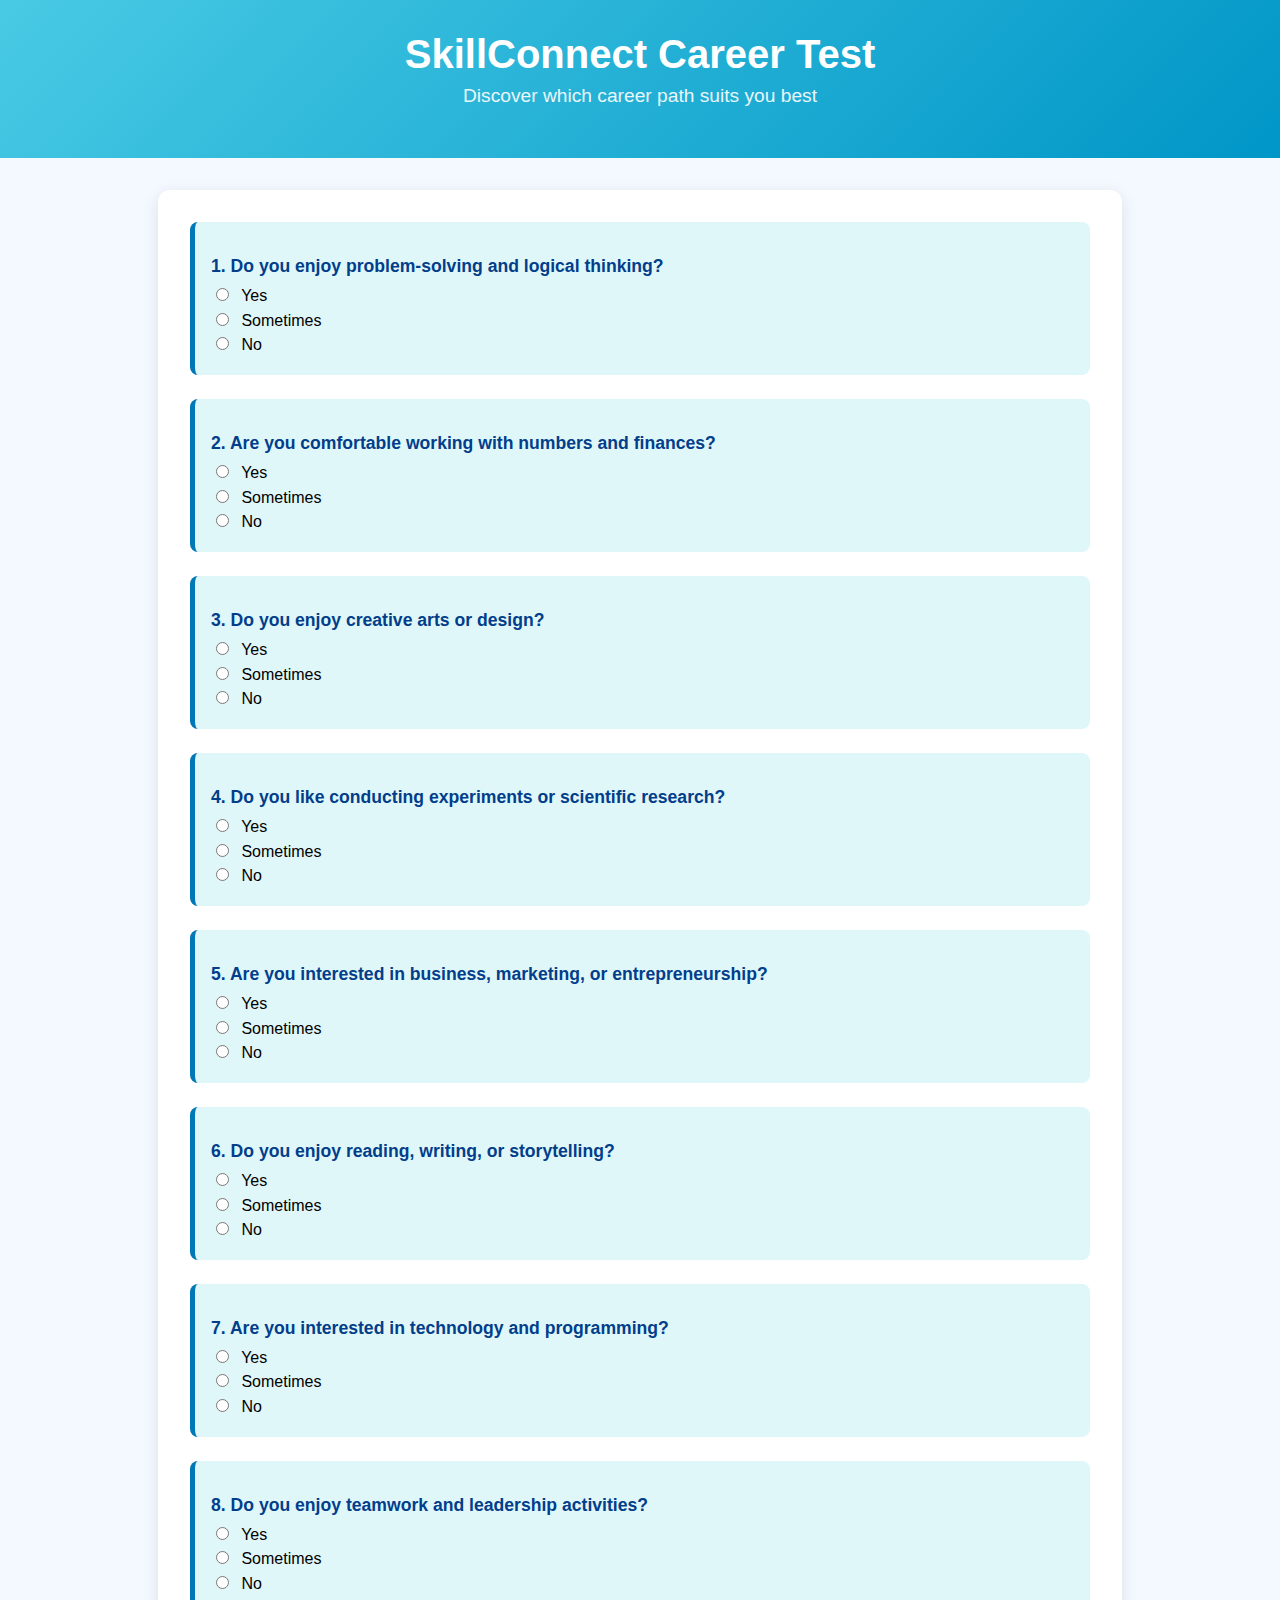
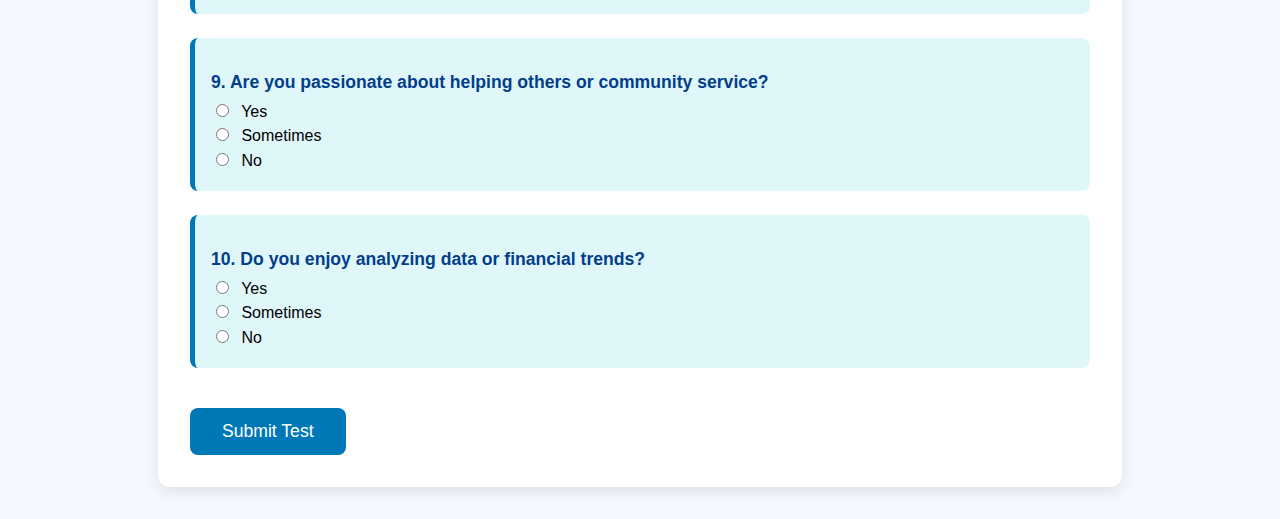
<file: ai-guidance.html>
<!DOCTYPE html>
<html lang="en">
<head>
  <meta charset="UTF-8">
  <meta name="viewport" content="width=device-width, initial-scale=1.0">
  <title>Career Test - SkillConnect</title>
  <style>
    body {
      font-family: 'Poppins', sans-serif;
      background-color: #f3f9ff;
      margin: 0;
      padding: 0;
    }
    header {
      background: linear-gradient(135deg, #48cae4, #0096c7);
      color: white;
      text-align: center;
      padding: 2rem;
    }
    header h1 {
      margin: 0;
      font-size: 2.5rem;
    }
    header p {
      margin-top: 0.5rem;
      font-size: 1.2rem;
      opacity: 0.9;
    }
    .content {
      max-width: 900px;
      margin: 2rem auto;
      padding: 2rem;
      background: white;
      border-radius: 12px;
      box-shadow: 0 4px 16px rgba(0,0,0,0.1);
    }
    .question {
      margin-bottom: 1.5rem;
      padding: 1rem;
      border-left: 5px solid #0077b6;
      background: #e0f7fa;
      border-radius: 8px;
    }
    .question p {
      font-weight: bold;
      margin-bottom: 0.5rem;
      font-size: 1.1rem;
      color: #023e8a;
    }
    .options label {
      display: block;
      margin-bottom: 0.3rem;
      cursor: pointer;
      font-size: 1rem;
    }
    input[type="radio"] {
      margin-right: 0.5rem;
    }
    button {
      background: #0077b6;
      color: white;
      padding: 0.8rem 2rem;
      font-size: 1.1rem;
      border: none;
      border-radius: 8px;
      cursor: pointer;
      transition: background 0.3s;
      margin-top: 1rem;
    }
    button:hover {
      background: #0096c7;
    }
    .result {
      margin-top: 2rem;
      padding: 1.5rem;
      background: #e0f7fa;
      border-left: 5px solid #0077b6;
      border-radius: 8px;
      font-size: 1.1rem;
      color: #023e8a;
    }
  </style>
</head>
<body>
  <header>
    <h1>SkillConnect Career Test</h1>
    <p>Discover which career path suits you best</p>
  </header>
  <div class="content">
    <form id="careerTest">
      <!-- 10 Questions -->
      <div class="question">
        <p>1. Do you enjoy problem-solving and logical thinking?</p>
        <div class="options">
          <label><input type="radio" name="q1" value="science"> Yes</label>
          <label><input type="radio" name="q1" value="commerce"> Sometimes</label>
          <label><input type="radio" name="q1" value="arts"> No</label>
        </div>
      </div>
      <div class="question">
        <p>2. Are you comfortable working with numbers and finances?</p>
        <div class="options">
          <label><input type="radio" name="q2" value="commerce"> Yes</label>
          <label><input type="radio" name="q2" value="science"> Sometimes</label>
          <label><input type="radio" name="q2" value="arts"> No</label>
        </div>
      </div>
      <div class="question">
        <p>3. Do you enjoy creative arts or design?</p>
        <div class="options">
          <label><input type="radio" name="q3" value="arts"> Yes</label>
          <label><input type="radio" name="q3" value="science"> Sometimes</label>
          <label><input type="radio" name="q3" value="commerce"> No</label>
        </div>
      </div>
      <div class="question">
        <p>4. Do you like conducting experiments or scientific research?</p>
        <div class="options">
          <label><input type="radio" name="q4" value="science"> Yes</label>
          <label><input type="radio" name="q4" value="arts"> Sometimes</label>
          <label><input type="radio" name="q4" value="commerce"> No</label>
        </div>
      </div>
      <div class="question">
        <p>5. Are you interested in business, marketing, or entrepreneurship?</p>
        <div class="options">
          <label><input type="radio" name="q5" value="commerce"> Yes</label>
          <label><input type="radio" name="q5" value="arts"> Sometimes</label>
          <label><input type="radio" name="q5" value="science"> No</label>
        </div>
      </div>
      <div class="question">
        <p>6. Do you enjoy reading, writing, or storytelling?</p>
        <div class="options">
          <label><input type="radio" name="q6" value="arts"> Yes</label>
          <label><input type="radio" name="q6" value="commerce"> Sometimes</label>
          <label><input type="radio" name="q6" value="science"> No</label>
        </div>
      </div>
      <div class="question">
        <p>7. Are you interested in technology and programming?</p>
        <div class="options">
          <label><input type="radio" name="q7" value="science"> Yes</label>
          <label><input type="radio" name="q7" value="commerce"> Sometimes</label>
          <label><input type="radio" name="q7" value="arts"> No</label>
        </div>
      </div>
      <div class="question">
        <p>8. Do you enjoy teamwork and leadership activities?</p>
        <div class="options">
          <label><input type="radio" name="q8" value="commerce"> Yes</label>
          <label><input type="radio" name="q8" value="arts"> Sometimes</label>
          <label><input type="radio" name="q8" value="science"> No</label>
        </div>
      </div>
      <div class="question">
        <p>9. Are you passionate about helping others or community service?</p>
        <div class="options">
          <label><input type="radio" name="q9" value="arts"> Yes</label>
          <label><input type="radio" name="q9" value="commerce"> Sometimes</label>
          <label><input type="radio" name="q9" value="science"> No</label>
        </div>
      </div>
      <div class="question">
        <p>10. Do you enjoy analyzing data or financial trends?</p>
        <div class="options">
          <label><input type="radio" name="q10" value="commerce"> Yes</label>
          <label><input type="radio" name="q10" value="science"> Sometimes</label>
          <label><input type="radio" name="q10" value="arts"> No</label>
        </div>
      </div>
      <button type="submit">Submit Test</button>
    </form>
    <div id="result" class="result" style="display:none;"></div>
  </div>

  <script>
    document.getElementById('careerTest').addEventListener('submit', function(e) {
      e.preventDefault();
      const answers = new FormData(this);
      let scores = { science: 0, commerce: 0, arts: 0 };
      for (let [key, value] of answers.entries()) {
        scores[value]++;
      }
      let maxScore = Math.max(scores.science, scores.commerce, scores.arts);
      let career = '';
      if (scores.science === maxScore) career = '🔬 Science Stream: Engineering, Medical, Research';
      else if (scores.commerce === maxScore) career = '💼 Commerce Stream: Accounting, Banking, Business';
      else career = '🎨 Arts Stream: Media, Design, Humanities';
      const resultDiv = document.getElementById('result');
      resultDiv.style.display = 'block';
      resultDiv.innerHTML = `<strong>Your Recommended Career Path:</strong><br>${career}`;
      resultDiv.scrollIntoView({behavior: 'smooth'});
    });
  </script>
</body>
</html>
</file>
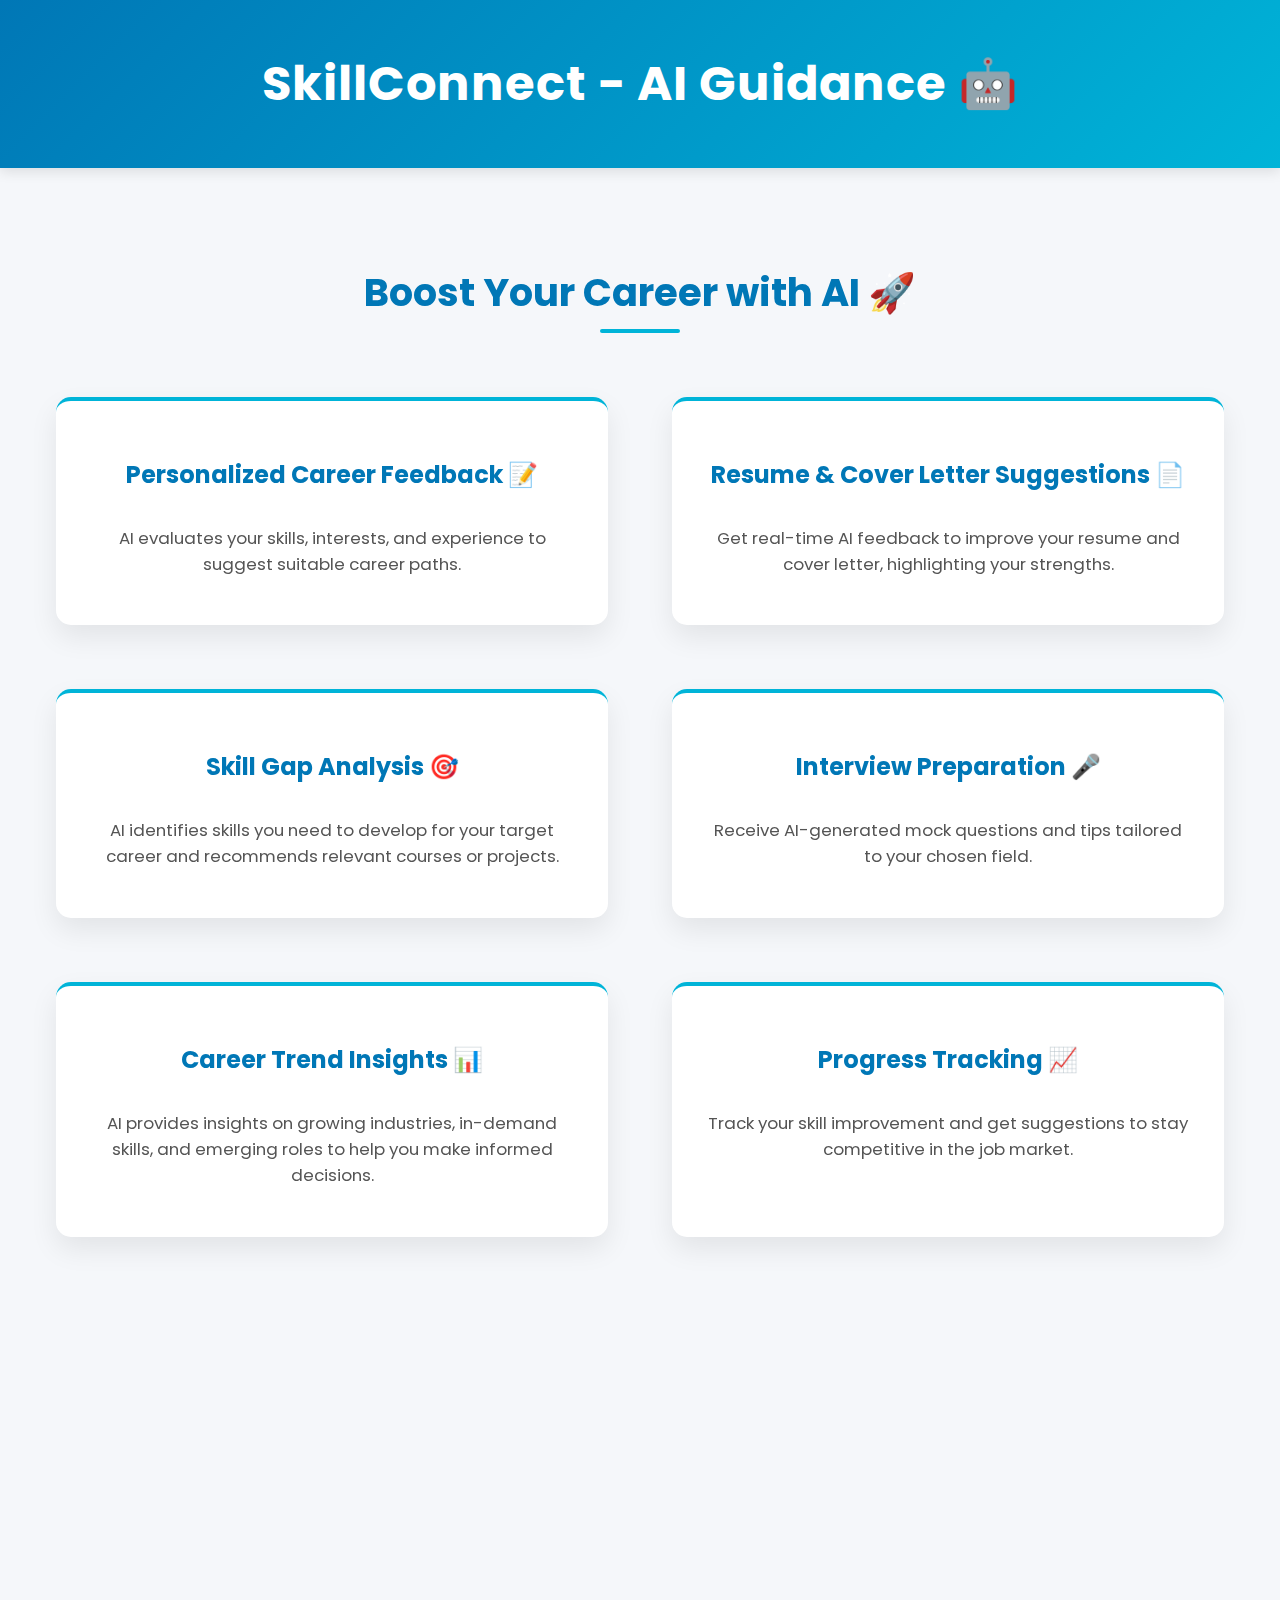
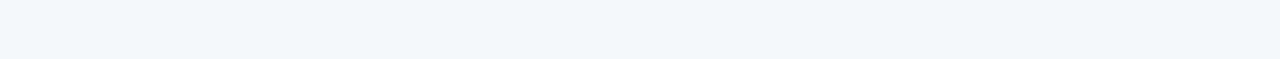
<file: ai.html>
<!DOCTYPE html>
<html lang="en">
<head>
  <meta charset="UTF-8">
  <meta name="viewport" content="width=device-width, initial-scale=1.0">
  <title>AI Guidance - SkillConnect</title>
  <link href="https://fonts.googleapis.com/css2?family=Poppins:wght@300;500;700&display=swap" rel="stylesheet">
  <link href="https://unpkg.com/aos@2.3.1/dist/aos.css" rel="stylesheet">
  <style>
    body { font-family: 'Poppins', sans-serif; margin: 0; background-color: #f5f7fa; color: #333; scroll-behavior: smooth; }
    header { background: linear-gradient(135deg, #0077b6, #00b4d8); color: white; padding: 3rem 1rem; text-align: center; box-shadow: 0 4px 12px rgba(0,0,0,0.1); }
    header h1 { font-size: 3rem; margin: 0; color: white; font-weight: 700; letter-spacing: 1px; }
    section { max-width: 1200px; margin: auto; padding: 4rem 2rem; }
    h2 { font-size: 2.4rem; text-align: center; color: #0077b6; margin-bottom: 3rem; position: relative; }
    h2::after { content: ''; width: 80px; height: 4px; background: #00b4d8; display: block; margin: 0.5rem auto 0; border-radius: 2px; }

    .feature-card { background: white; padding: 2rem; border-radius: 15px; box-shadow: 0 12px 28px rgba(0,0,0,0.08); text-align: center; transition: transform 0.3s ease, box-shadow 0.3s ease; cursor: pointer; border-top: 4px solid #00b4d8; flex: 1 1 300px; margin: 1rem; display: flex; flex-direction: column; align-items: center; }
    .feature-card img { width: 80px; height: 80px; margin-bottom: 1rem; }
    .feature-card:hover { transform: translateY(-8px); box-shadow: 0 20px 40px rgba(0,0,0,0.15); }
    .feature-card h3 { color: #0077b6; margin-bottom: 1rem; font-size: 1.5rem; }
    .feature-card p { font-size: 1.05rem; color: #555; }
    .features { display: flex; flex-wrap: wrap; justify-content: center; gap: 2rem; }

    footer { background: #0077b6; color: white; text-align: center; padding: 3rem 1rem; margin-top: 4rem; }
    footer a { color: white; font-weight: 600; margin: 0 0.5rem; transition: 0.3s; }
    footer a:hover { color: #00b4d8; }
  </style>
</head>
<body>

<header>
  <h1>SkillConnect - AI Guidance 🤖</h1>
</header>

<section data-aos="fade-up">
  <h2>Boost Your Career with AI 🚀</h2>
  <div class="features">
    <div class="feature-card">
      <h3>Personalized Career Feedback 📝</h3>
      <p>AI evaluates your skills, interests, and experience to suggest suitable career paths.</p>
    </div>
    <div class="feature-card">
      <h3>Resume & Cover Letter Suggestions 📄</h3>
      <p>Get real-time AI feedback to improve your resume and cover letter, highlighting your strengths.</p>
    </div>
    <div class="feature-card">
      <h3>Skill Gap Analysis 🎯</h3>
      <p>AI identifies skills you need to develop for your target career and recommends relevant courses or projects.</p>
    </div>
    <div class="feature-card">
      <h3>Interview Preparation 🎤</h3>
      <p>Receive AI-generated mock questions and tips tailored to your chosen field.</p>
    </div>
    <div class="feature-card">
      <h3>Career Trend Insights 📊</h3>
      <p>AI provides insights on growing industries, in-demand skills, and emerging roles to help you make informed decisions.</p>
    </div>
    <div class="feature-card">
      <h3>Progress Tracking 📈</h3>
      <p>Track your skill improvement and get suggestions to stay competitive in the job market.</p>
    </div>
  </div>
</section>

<footer data-aos="fade-up">
  <p>&copy; 2025 SkillConnect. All Rights Reserved.</p>
  <div>
    <a href="#" target="_blank">LinkedIn</a> |
    <a href="#" target="_blank">GitHub</a> |
    <a href="#" target="_blank">Twitter</a>
  </div>
</footer>

<script src="https://unpkg.com/aos@2.3.1/dist/aos.js"></script>
<script>
  AOS.init({ duration: 1000, once: true });
</script>

</body>
</html>
</file>
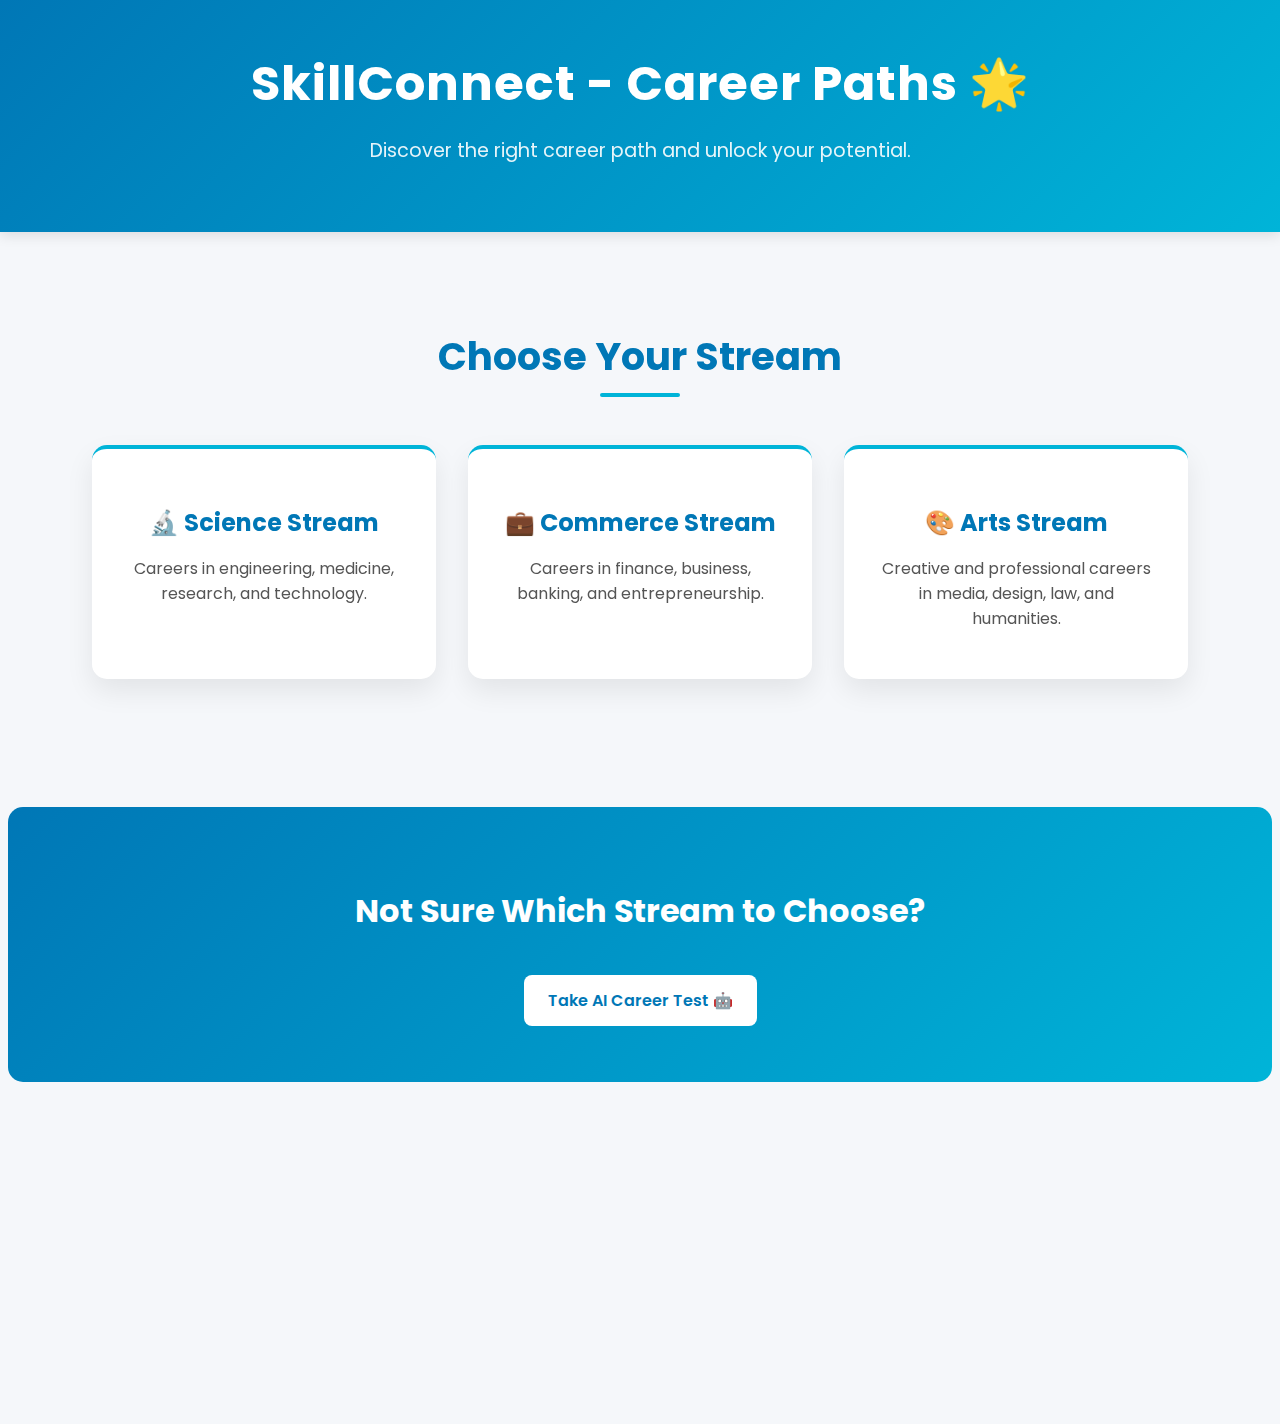
<file: career-paths.html>
<!DOCTYPE html>
<html lang="en">
<head>
  <meta charset="UTF-8">
  <meta name="viewport" content="width=device-width, initial-scale=1.0">
  <title>Career Paths - SkillConnect</title>
  <link href="https://fonts.googleapis.com/css2?family=Poppins:wght@300;500;700&display=swap" rel="stylesheet">
  <link href="https://unpkg.com/aos@2.3.1/dist/aos.css" rel="stylesheet">
  <style>
    body { font-family: 'Poppins', sans-serif; margin:0; background:#f5f7fa; color:#333; scroll-behavior: smooth;}
    header { background: linear-gradient(135deg,#0077b6,#00b4d8); color:white; text-align:center; padding:3rem 1rem; box-shadow:0 4px 12px rgba(0,0,0,0.1);}
    header h1 { font-size:3rem; margin:0; font-weight:700; letter-spacing:1px;}
    header p { font-size:1.2rem; margin-top:1rem; opacity:0.9;}

    section { max-width:1200px; margin:auto; padding:4rem 2rem;}
    h2 { font-size:2.4rem; text-align:center; color:#0077b6; margin-bottom:3rem; position:relative;}
    h2::after { content:''; width:80px; height:4px; background:#00b4d8; display:block; margin:0.5rem auto 0; border-radius:2px; }

    .branch-container { display:flex; flex-wrap:wrap; justify-content:center; gap:2rem; }
    .branch-card { background:white; border-radius:15px; padding:2rem; width:280px; text-align:center; box-shadow:0 12px 28px rgba(0,0,0,0.08); cursor:pointer; transition: transform 0.3s ease, box-shadow 0.3s ease; border-top:4px solid #00b4d8; position:relative; font-size:1.2rem; }
    .branch-card h3 { color:#0077b6; margin-bottom:1rem; font-size:1.5rem; }
    .branch-card p { color:#555; font-size:1rem; margin-bottom:1rem; }
    .branch-card a { display:inline-block; margin:0.3rem 0.3rem 0 0; padding:0.5rem 1rem; background:#00b4d8; color:white; border-radius:8px; text-decoration:none; font-weight:600; transition:0.3s; }
    .branch-card a:hover { background:#0077b6; }
    .branch-card:hover { transform:translateY(-8px); box-shadow:0 20px 40px rgba(0,0,0,0.15); }

    .details { display:none; background:white; padding:2rem; border-radius:12px; box-shadow:0 12px 28px rgba(0,0,0,0.08); max-width:700px; margin:2rem auto; }
    .details h4 { color:#0077b6; margin-bottom:1rem; }
    .details ul { text-align:left; padding-left:1.2rem; color:#555; font-size:0.95rem; }
    .details a { display:inline-block; margin:0.3rem; padding:0.5rem 1rem; background:#00b4d8; color:white; border-radius:8px; text-decoration:none; font-weight:500; transition:0.3s; }
    .details a:hover { background:#0077b6; }

    .cta-section { background: linear-gradient(135deg,#0077b6,#00b4d8); color:white; text-align:center; padding:3rem 2rem; border-radius:15px; margin-top:4rem; }
    .cta-section h3 { font-size:2rem; margin-bottom:2rem; }
    .cta-section a { display:inline-block; padding:0.8rem 1.5rem; background:white; color:#0077b6; font-weight:600; border-radius:8px; text-decoration:none; margin:0.5rem; transition:0.3s; }
    .cta-section a:hover { background:#e0f7fa; }

    footer { background:#0077b6; color:white; text-align:center; padding:3rem 1rem; margin-top:4rem; }
    footer a { color:white; font-weight:600; margin:0 0.5rem; transition:0.3s; }
    footer a:hover { color:#00b4d8; }

    @media(max-width:768px){ .branch-container { flex-direction:column; align-items:center; } }
  </style>
</head>
<body>

<header data-aos="fade-down">
  <h1>SkillConnect - Career Paths 🌟</h1>
  <p>Discover the right career path and unlock your potential.</p>
</header>

<section data-aos="fade-up">
  <h2>Choose Your Stream</h2>
  <div class="branch-container">

    <div class="branch-card" onclick="toggleDetails('scienceDetails')">
      <h3>🔬 Science Stream</h3>
      <p>Careers in engineering, medicine, research, and technology.</p>
    </div>

    <div class="branch-card" onclick="toggleDetails('commerceDetails')">
      <h3>💼 Commerce Stream</h3>
      <p>Careers in finance, business, banking, and entrepreneurship.</p>
    </div>

    <div class="branch-card" onclick="toggleDetails('artsDetails')">
      <h3>🎨 Arts Stream</h3>
      <p>Creative and professional careers in media, design, law, and humanities.</p>
    </div>

  </div>

  <div id="scienceDetails" class="details">
    <h4>Science Stream Details</h4>
    <ul>
      <li>Explore Engineering and Technology</li>
      <li>Pursue Medicine and Healthcare</li>
      <li>Engage in Research and Innovation</li>
    </ul>
    <a href="https://www.topuniversities.com/courses/engineering/guide" target="_blank">Explore Engineering</a>
    <a href="https://www.ama-assn.org/" target="_blank">Explore Medicine</a>
  </div>

  <div id="commerceDetails" class="details">
    <h4>Commerce Stream Details</h4>
    <ul>
      <li>Careers in Accounting and Finance</li>
      <li>Banking and Investment Opportunities</li>
      <li>Entrepreneurship and Business Ventures</li>
    </ul>
    <a href="https://www.accounting.com/careers/" target="_blank">Accounting Careers</a>
    <a href="https://www.investopedia.com/financial-career-options-5189894" target="_blank">Banking Options</a>
  </div>

  <div id="artsDetails" class="details">
    <h4>Arts Stream Details</h4>
    <ul>
      <li>Media, Journalism, and Communication</li>
      <li>Law and Humanities Careers</li>
      <li>Design, Creativity, and Innovation</li>
    </ul>
    <a href="https://www.theladders.com/career-advice/career-options-in-humanities" target="_blank">Arts Careers</a>
    <a href="https://www.collegechoice.net/arts/design/" target="_blank">Design Careers</a>
  </div>

</section>

<section class="cta-section" data-aos="fade-up">
  <h3>Not Sure Which Stream to Choose?</h3>
  <a href="ai-guidance.html">Take AI Career Test 🤖</a>
</section>

<footer data-aos="fade-up">
  <p>&copy; 2025 SkillConnect. All Rights Reserved.</p>
  <div>
    <a href="#" target="_blank">LinkedIn</a> |
    <a href="#" target="_blank">GitHub</a> |
    <a href="#" target="_blank">Twitter</a>
  </div>
</footer>

<script src="https://unpkg.com/aos@2.3.1/dist/aos.js"></script>
<script> AOS.init({ duration:1000, once:true });
function toggleDetails(id){
  document.querySelectorAll('.details').forEach(el => el.style.display='none');
  document.getElementById(id).style.display='block';
}
</script>

</body>
</html>
</file>
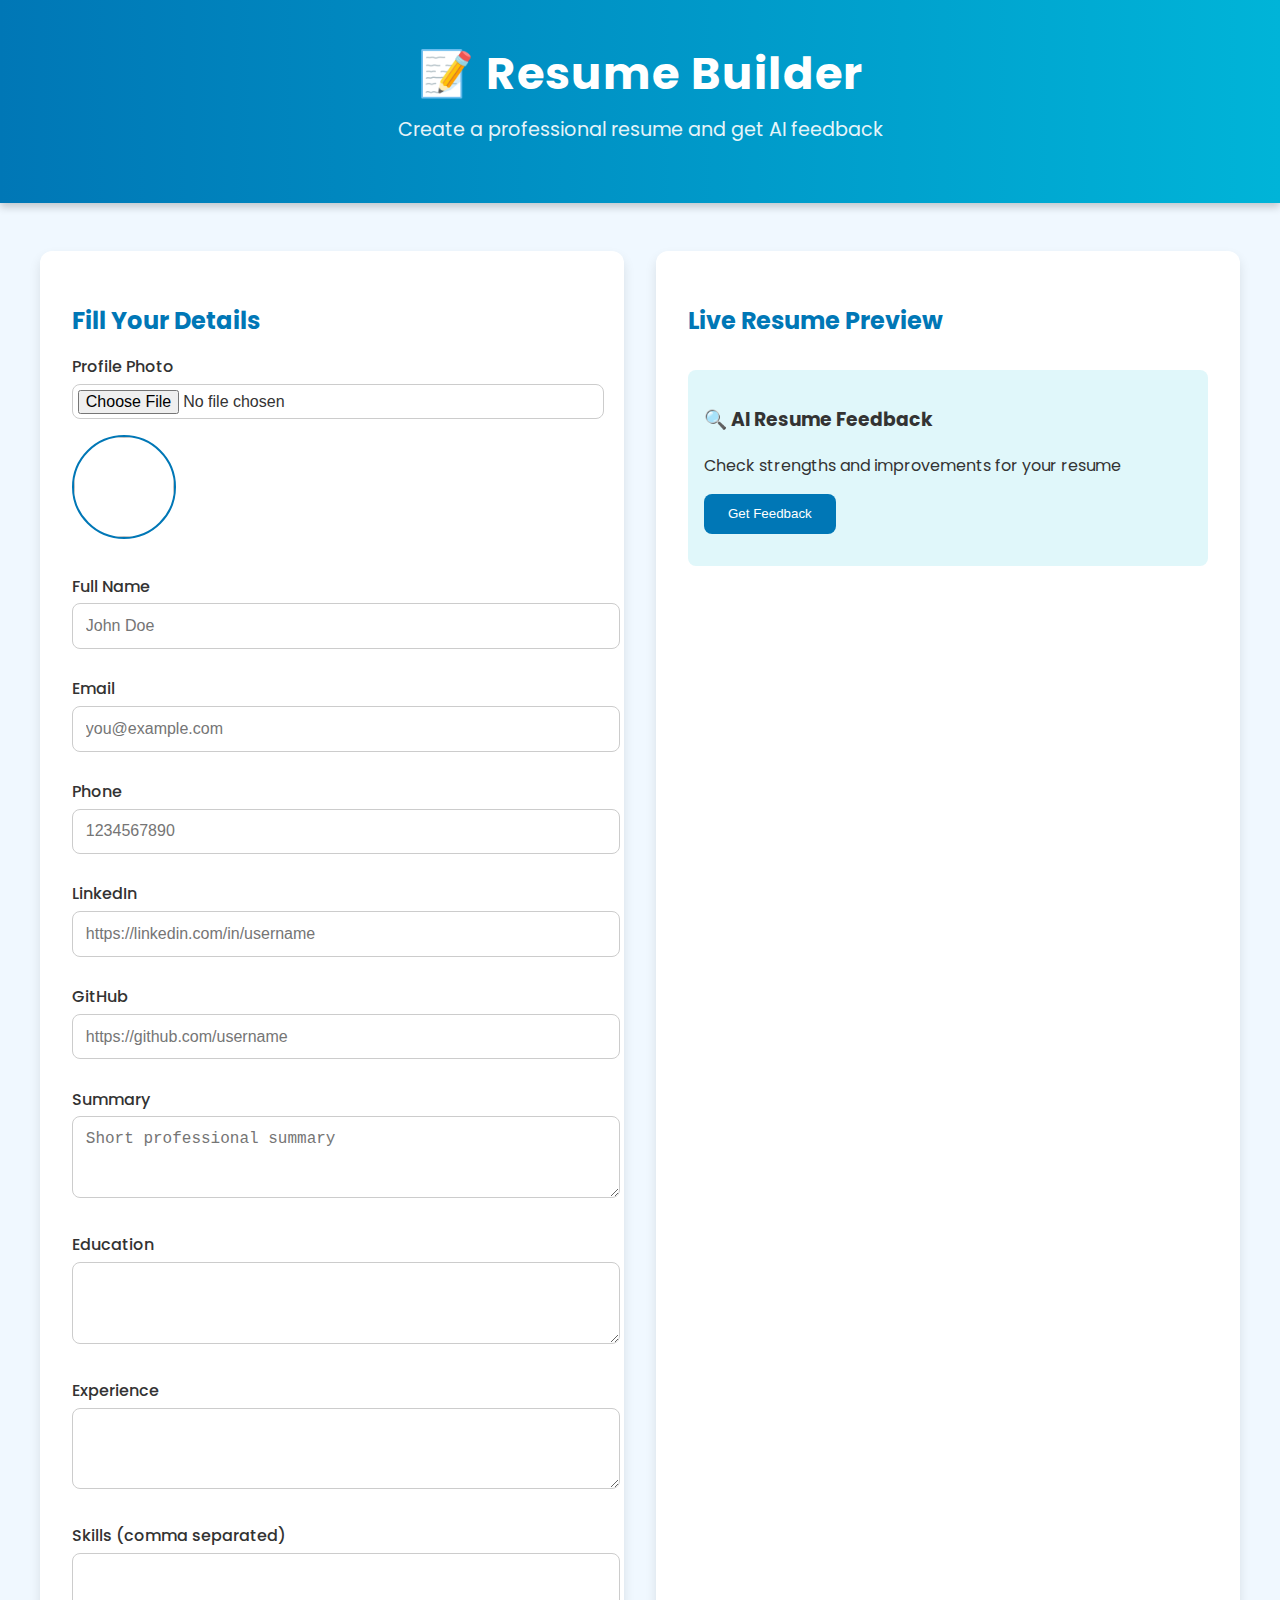
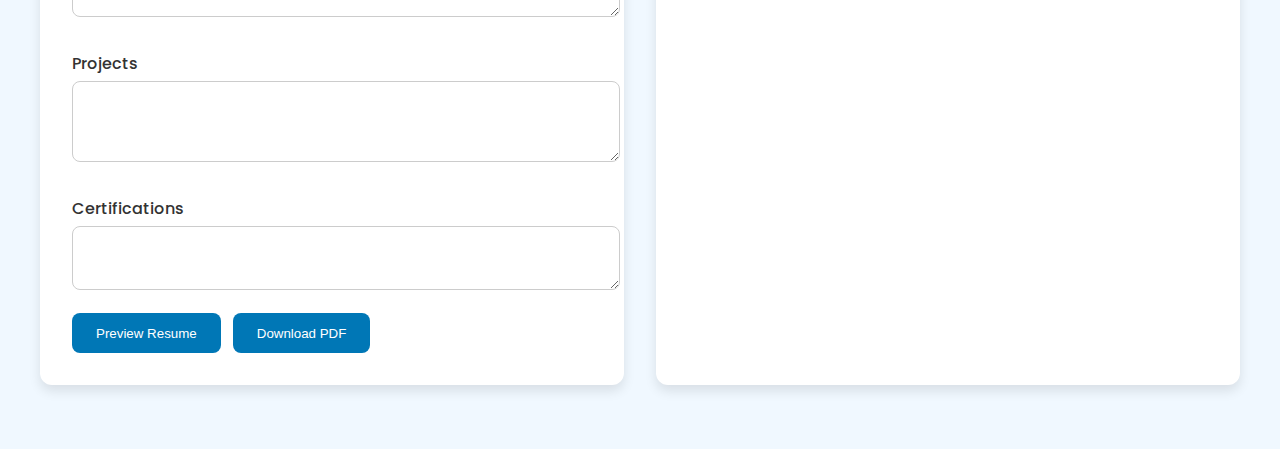
<file: resume.html>
<!DOCTYPE html>
<html lang="en">
<head>
  <meta charset="UTF-8">
  <meta name="viewport" content="width=device-width, initial-scale=1.0">
  <title>📝 Resume Builder</title>
  <link href="https://fonts.googleapis.com/css2?family=Poppins:wght@300;400;500;700&display=swap" rel="stylesheet">
  <style>
    body {
      font-family: 'Poppins', sans-serif;
      margin: 0;
      padding: 0;
      background: #f0f8ff;
      color: #333;
    }
    header {
      background: linear-gradient(to right, #0077b6, #00b4d8);
      color: white;
      padding: 2.5rem 2rem;
      text-align: center;
      box-shadow: 0 4px 8px rgba(0,0,0,0.2);
    }
    header h1 {
      margin: 0;
      font-size: 2.8rem;
      letter-spacing: 1px;
    }
    header p {
      margin-top: 0.5rem;
      font-size: 1.2rem;
      opacity: 0.9;
    }

    .container {
      display: flex;
      flex-wrap: wrap;
      gap: 2rem;
      max-width: 1200px;
      margin: 2rem auto;
      padding: 1rem;
    }

    .form-section, .preview-section {
      background: white;
      padding: 2rem;
      border-radius: 12px;
      box-shadow: 0 6px 12px rgba(0,0,0,0.1);
      flex: 1;
      min-width: 350px;
    }

    .form-section h2, .preview-section h2 {
      color: #0077b6;
      margin-bottom: 1rem;
    }

    label {
      display: block;
      margin: 0.7rem 0 0.3rem;
      font-weight: 500;
    }
    input, textarea {
      width: 100%;
      padding: 0.8rem;
      margin-bottom: 1rem;
      border-radius: 8px;
      border: 1px solid #ccc;
      font-size: 1rem;
    }
    input[type="file"] {
      padding: 0.3rem;
    }

    button {
      background: #0077b6;
      color: white;
      border: none;
      border-radius: 8px;
      padding: 0.8rem 1.5rem;
      font-weight: 500;
      cursor: pointer;
      margin-right: 0.5rem;
      transition: 0.3s;
    }
    button:hover {
      background: #00b4d8;
    }

    .preview-section {
      position: relative;
    }

    .resume-card {
      margin-bottom: 1.5rem;
      padding: 1rem;
      border-left: 5px solid #0077b6;
      border-radius: 8px;
      background: #f9f9f9;
    }

    .resume-card h3 {
      margin: 0 0 0.5rem;
      color: #023e8a;
    }

    .skills-badges {
      display: flex;
      flex-wrap: wrap;
      gap: 0.5rem;
      margin-top: 0.5rem;
    }
    .skills-badges span {
      background: #d4f5d4;
      color: #1e7e34;
      padding: 0.3rem 0.8rem;
      border-radius: 12px;
      font-size: 0.85rem;
    }

    .chatbot-box {
      margin-top: 2rem;
      padding: 1rem;
      background: #e0f7fa;
      border-radius: 8px;
    }

    .badge {
      display: inline-block;
      padding: 4px 10px;
      border-radius: 12px;
      font-size: 0.85rem;
      margin: 0.2rem 0.2rem 0 0;
    }
    .strength {
      background-color: #d4f5d4;
      color: #1e7e34;
    }
    .weakness {
      background-color: #f8d7da;
      color: #842029;
    }

    img.photo-preview {
      width: 100px;
      height: 100px;
      object-fit: cover;
      border-radius: 50%;
      margin-bottom: 1rem;
      border: 2px solid #0077b6;
    }

    @media(max-width: 900px){
      .container {
        flex-direction: column;
      }
    }
  </style>
</head>
<body>

<header>
  <h1>📝 Resume Builder</h1>
  <p>Create a professional resume and get AI feedback</p>
</header>

<div class="container">

  <div class="form-section">
    <h2>Fill Your Details</h2>
    <label for="photo">Profile Photo</label>
    <input type="file" id="photo" accept="image/*" onchange="loadPhoto(event)">
    <img id="photoPreview" class="photo-preview">

    <label for="name">Full Name</label>
    <input type="text" id="name" placeholder="John Doe">

    <label for="email">Email</label>
    <input type="email" id="email" placeholder="you@example.com">

    <label for="phone">Phone</label>
    <input type="tel" id="phone" placeholder="1234567890">

    <label for="linkedin">LinkedIn</label>
    <input type="url" id="linkedin" placeholder="https://linkedin.com/in/username">

    <label for="github">GitHub</label>
    <input type="url" id="github" placeholder="https://github.com/username">

    <label for="summary">Summary</label>
    <textarea id="summary" rows="3" placeholder="Short professional summary"></textarea>

    <label for="education">Education</label>
    <textarea id="education" rows="3"></textarea>

    <label for="experience">Experience</label>
    <textarea id="experience" rows="3"></textarea>

    <label for="skills">Skills (comma separated)</label>
    <textarea id="skills" rows="2"></textarea>

    <label for="projects">Projects</label>
    <textarea id="projects" rows="3"></textarea>

    <label for="certifications">Certifications</label>
    <textarea id="certifications" rows="2"></textarea>

    <button onclick="generateResume()">Preview Resume</button>
    <button onclick="window.print()">Download PDF</button>
  </div>

  <div class="preview-section">
    <h2>Live Resume Preview</h2>
    <div id="resumePreview"></div>

    <div class="chatbot-box">
      <h3>🔍 AI Resume Feedback</h3>
      <p>Check strengths and improvements for your resume</p>
      <button onclick="rateResume()">Get Feedback</button>
      <div id="aiFeedback" style="margin-top:1rem;"></div>
    </div>
  </div>

</div>

<script>
  function loadPhoto(event) {
    const img = document.getElementById('photoPreview');
    img.src = URL.createObjectURL(event.target.files[0]);
  }

  function generateResume() {
    const name = document.getElementById('name').value;
    const email = document.getElementById('email').value;
    const phone = document.getElementById('phone').value;
    const linkedin = document.getElementById('linkedin').value;
    const github = document.getElementById('github').value;
    const summary = document.getElementById('summary').value;
    const education = document.getElementById('education').value;
    const experience = document.getElementById('experience').value;
    const skills = document.getElementById('skills').value.split(',').map(s => s.trim());
    const projects = document.getElementById('projects').value;
    const certifications = document.getElementById('certifications').value;
    const photoSrc = document.getElementById('photoPreview').src;

    const previewDiv = document.getElementById('resumePreview');
    previewDiv.innerHTML = `
      <div style="text-align:center;">
        <img src="${photoSrc}" class="photo-preview"><br>
        <h2>${name}</h2>
        <p><strong>Email:</strong> ${email} | <strong>Phone:</strong> ${phone}</p>
        <p><strong>LinkedIn:</strong> ${linkedin}</p>
        <p><strong>GitHub:</strong> ${github}</p>
      </div>

      <div class="resume-card">
        <h3>Summary</h3><p>${summary}</p>
      </div>
      <div class="resume-card">
        <h3>Education</h3><p>${education}</p>
      </div>
      <div class="resume-card">
        <h3>Experience</h3><p>${experience}</p>
      </div>
      <div class="resume-card">
        <h3>Skills</h3>
        <div class="skills-badges">
          ${skills.map(skill => `<span>${skill}</span>`).join('')}
        </div>
      </div>
      <div class="resume-card">
        <h3>Projects</h3><p>${projects}</p>
      </div>
      <div class="resume-card">
        <h3>Certifications</h3><p>${certifications}</p>
      </div>
    `;
  }

  function rateResume() {
    const fields = [
      ['name', 'Add your full name'],
      ['email', 'Add a valid email'],
      ['phone', 'Add a valid phone number'],
      ['summary', 'Improve your summary'],
      ['education', 'Add education details'],
      ['experience', 'Add work experience'],
      ['skills', 'Mention skills'],
      ['projects', 'Add projects'],
      ['certifications', 'List certifications']
    ];

    let strengths = [];
    let weaknesses = [];

    fields.forEach(([id, msg]) => {
      const value = document.getElementById(id).value.trim();
      if(value) strengths.push(id.charAt(0).toUpperCase() + id.slice(1));
      else weaknesses.push(msg);
    });

    document.getElementById('aiFeedback').innerHTML = `
      <div><strong>Strengths:</strong> ${strengths.map(s => `<span class="badge strength">${s}</span>`).join(' ')}</div>
      <div style="margin-top:0.5rem;"><strong>Improvements:</strong> ${weaknesses.length ? weaknesses.map(w => `<span class="badge weakness">${w}</span>`).join(' ') : '<span style="color:green">None</span>'}</div>
    `;
  }
</script>

</body>
</html>
</file>
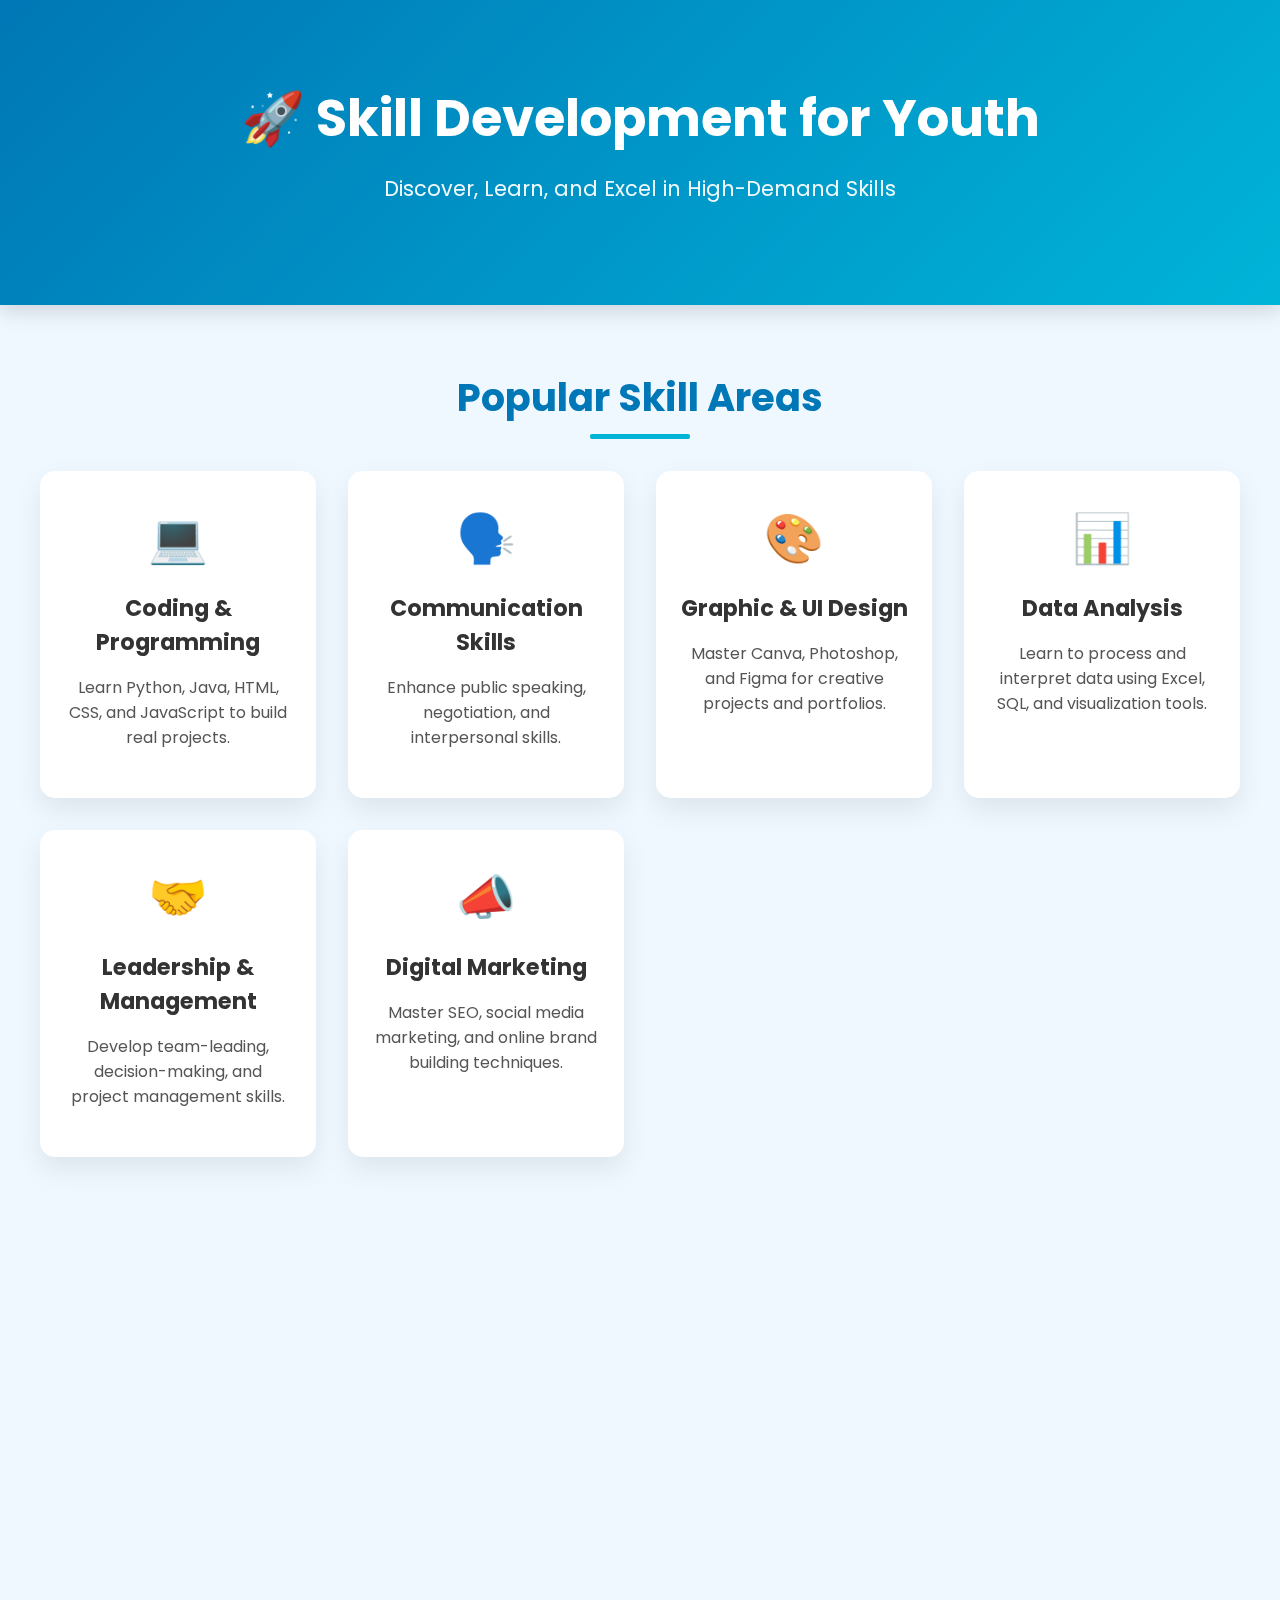
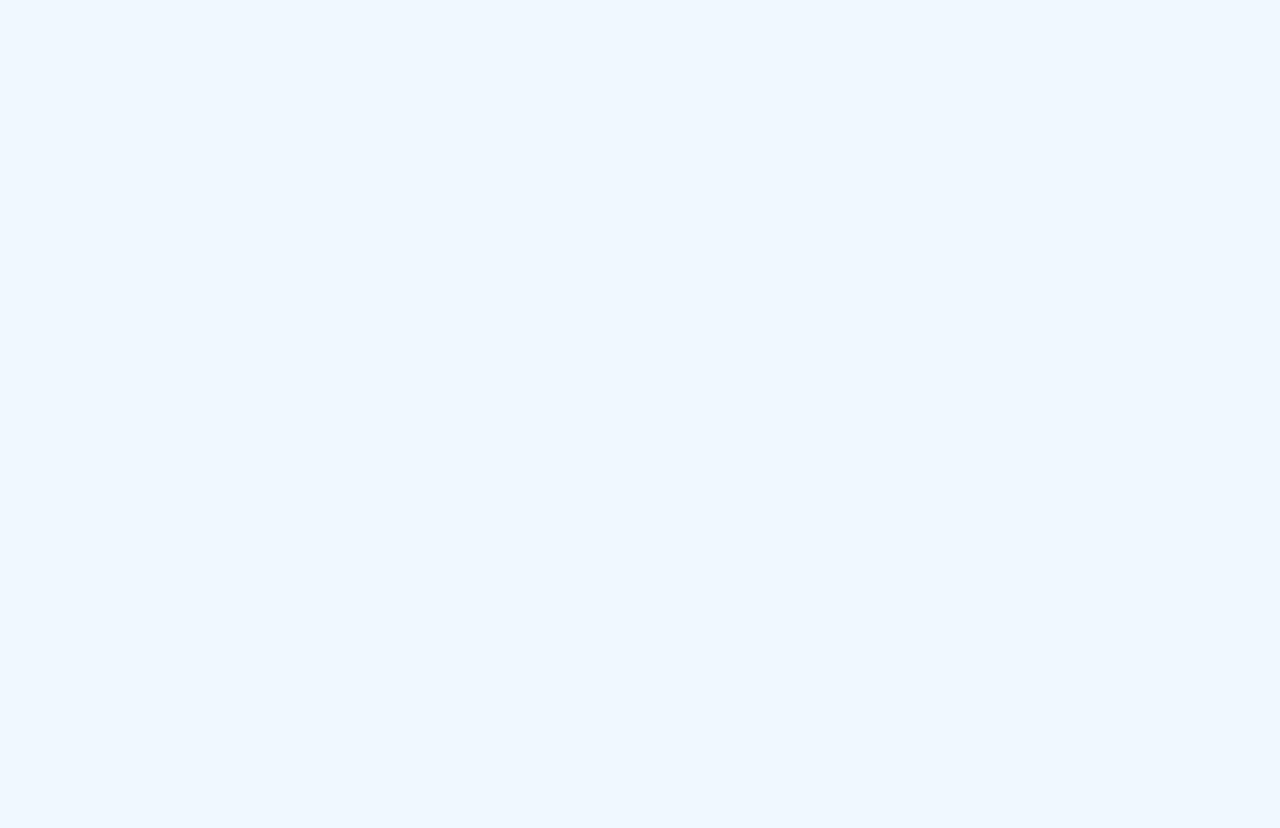
<file: skill-development.html>
<!DOCTYPE html>
<html lang="en">
<head>
  <meta charset="UTF-8">
  <meta name="viewport" content="width=device-width, initial-scale=1.0">
  <title>Skill Development - SkillConnect</title>
  <link href="https://fonts.googleapis.com/css2?family=Poppins:wght@300;500;700&display=swap" rel="stylesheet">
  <link href="https://unpkg.com/aos@2.3.1/dist/aos.css" rel="stylesheet">
  <style>
    body { font-family: 'Poppins', sans-serif; margin: 0; background: #f0f8ff; color: #333; scroll-behavior: smooth; }

    header { background: linear-gradient(135deg, #0077b6, #00b4d8); color: white; text-align: center; padding: 5rem 1rem; box-shadow: 0 6px 20px rgba(0,0,0,0.15); }
    header h1 { font-size: 3.2rem; margin: 0; font-weight: 700; }
    header p { font-size: 1.3rem; margin-top: 1rem; opacity: 0.95; }

    section { max-width: 1200px; margin: 4rem auto; padding: 0 2rem; }
    h2 { text-align: center; font-size: 2.4rem; color: #0077b6; margin-bottom: 2rem; position: relative; }
    h2::after { content: ''; width: 100px; height: 5px; background: #00b4d8; display: block; margin: 0.5rem auto 0; border-radius: 2px; }

    .card-container { display: grid; grid-template-columns: repeat(auto-fit, minmax(260px, 1fr)); gap: 2rem; }
    .card { background: white; border-radius: 15px; box-shadow: 0 12px 28px rgba(0,0,0,0.08); padding: 2rem 1.5rem; text-align: center; transition: transform 0.3s ease, background 0.3s ease; cursor: pointer; position: relative; text-decoration:none; color:inherit; }
    .card:hover { transform: translateY(-8px); background: #e0f7fa; }
    .card-icon { font-size: 3rem; margin-bottom: 1rem; color: #0077b6; }
    .card-title { font-weight: 700; font-size: 1.4rem; margin-bottom: 0.7rem; }
    .card p { font-size: 1rem; color: #555; }

    .timeline { display: flex; flex-direction: column; gap: 1.5rem; }
    .timeline-step { background: white; border-left: 6px solid #00b4d8; padding: 1.5rem 2rem; border-radius: 12px; box-shadow: 0 10px 25px rgba(0,0,0,0.08); font-size: 1rem; line-height: 1.6; transition: transform 0.3s; }
    .timeline-step:hover { transform: translateX(5px); }

    @media(max-width:768px){ header h1 { font-size: 2.6rem; } header p { font-size: 1.1rem; } }
  </style>
</head>
<body>

<header data-aos="fade-down">
  <h1>🚀 Skill Development for Youth</h1>
  <p>Discover, Learn, and Excel in High-Demand Skills</p>
</header>

<section data-aos="fade-up">
  <h2>Popular Skill Areas</h2>
  <div class="card-container">
    <a href="https://en.wikipedia.org/wiki/Computer_programming" target="_blank" class="card">
      <div class="card-icon">💻</div>
      <div class="card-title">Coding & Programming</div>
      <p>Learn Python, Java, HTML, CSS, and JavaScript to build real projects.</p>
    </a>
    <a href="https://en.wikipedia.org/wiki/Communication" target="_blank" class="card">
      <div class="card-icon">🗣️</div>
      <div class="card-title">Communication Skills</div>
      <p>Enhance public speaking, negotiation, and interpersonal skills.</p>
    </a>
    <a href="https://en.wikipedia.org/wiki/Graphic_design" target="_blank" class="card">
      <div class="card-icon">🎨</div>
      <div class="card-title">Graphic & UI Design</div>
      <p>Master Canva, Photoshop, and Figma for creative projects and portfolios.</p>
    </a>
    <a href="https://en.wikipedia.org/wiki/Data_analysis" target="_blank" class="card">
      <div class="card-icon">📊</div>
      <div class="card-title">Data Analysis</div>
      <p>Learn to process and interpret data using Excel, SQL, and visualization tools.</p>
    </a>
    <a href="https://en.wikipedia.org/wiki/Leadership" target="_blank" class="card">
      <div class="card-icon">🤝</div>
      <div class="card-title">Leadership & Management</div>
      <p>Develop team-leading, decision-making, and project management skills.</p>
    </a>
    <a href="https://en.wikipedia.org/wiki/Digital_marketing" target="_blank" class="card">
      <div class="card-icon">📣</div>
      <div class="card-title">Digital Marketing</div>
      <p>Master SEO, social media marketing, and online brand building techniques.</p>
    </a>
  </div>
</section>

<section data-aos="fade-up">
  <h2>📝 Take a Career Interest Test</h2>
  <p style="text-align:center; max-width:800px; margin:0 auto 2rem; color:#555;">
    Discover your strengths and match them with high-demand career paths. Choose a test below to get started!
  </p>
  <div class="card-container">
    <a href="https://www.123test.com/career-test/?utm_source=skillconnect" target="_blank" class="card">
      <div class="card-icon">🎯</div>
      <div class="card-title">123 Career Test</div>
      <p>A quick, visual-based test giving immediate career suggestions based on your preferences.</p>
    </a>
    <a href="https://www.princetonreview.com/quiz/career-quiz?utm_source=skillconnect" target="_blank" class="card">
      <div class="card-icon">📊</div>
      <div class="card-title">Princeton Review Quiz</div>
      <p>Matches you with careers based on your responses to statements, using style-based categorization.</p>
    </a>
    <a href="https://www.mynextmove.org/explore/ip?utm_source=skillconnect" target="_blank" class="card">
      <div class="card-icon">💡</div>
      <div class="card-title">O*NET Interest Profiler</div>
      <p>Comprehensive assessment linking your interests to real-world career paths.</p>
    </a>
  </div>
</section>

<section class="timeline-section" data-aos="fade-up">
  <h2>Skill Development Roadmap</h2>
  <div class="timeline">
    <div class="timeline-step"><strong>Step 1 - Explore:</strong> Identify interests and take self-assessments.</div>
    <div class="timeline-step"><strong>Step 2 - Learn:</strong> Enroll in curated courses and tutorials.</div>
    <div class="timeline-step"><strong>Step 3 - Practice:</strong> Build projects and practice consistently.</div>
    <div class="timeline-step"><strong>Step 4 - Portfolio:</strong> Showcase your work online.</div>
    <div class="timeline-step"><strong>Step 5 - Feedback:</strong> Get mentorship and peer reviews.</div>
  </div>
</section>

<script src="https://unpkg.com/aos@2.3.1/dist/aos.js"></script>
<script> AOS.init({ duration:1000, once:true }); </script>

</body>
</html>
</file>
